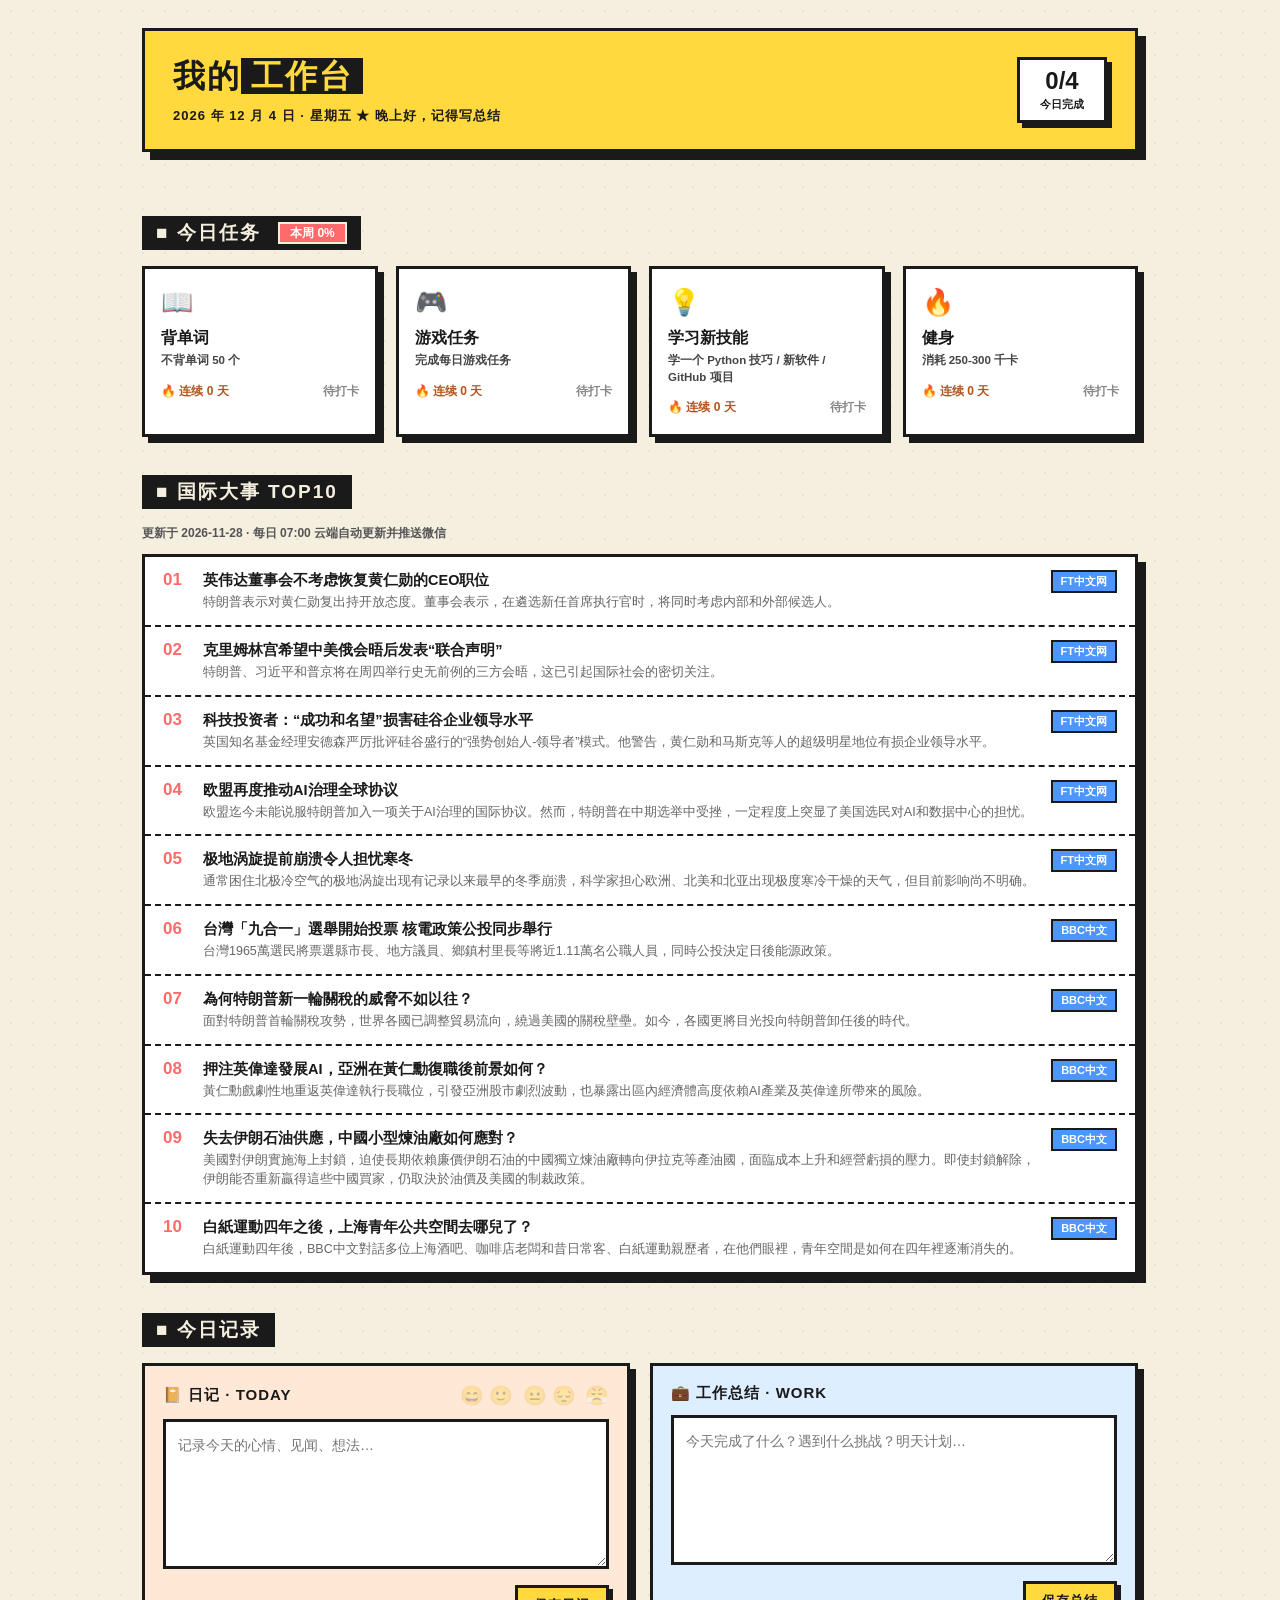
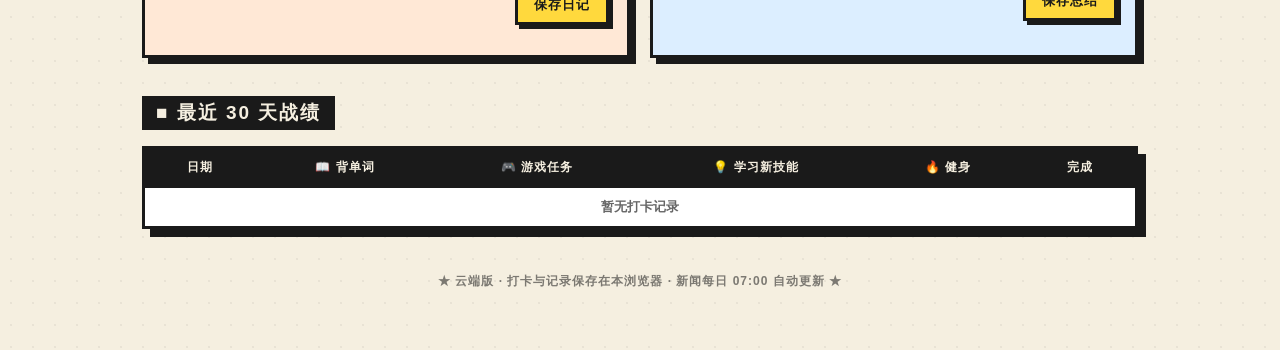
<file: docs/index.html>
<!DOCTYPE html>
<html lang="zh-CN">
<head>
  <meta charset="UTF-8">
  <meta name="viewport" content="width=device-width, initial-scale=1.0">
  <title>我的工作台</title>
  <link rel="stylesheet" href="style.css">
</head>
<body>
  <div class="container">

    <header class="header">
      <div>
        <h1>我的<span>工作台</span></h1>
        <p class="date-line"><span id="todayDate"></span> ★ <span id="greeting"></span></p>
      </div>
      <div class="header-right">
        <div class="score-box">
          <b id="doneCount">0/4</b>
          <small>今日完成</small>
        </div>
      </div>
    </header>

    <section>
      <h2 class="sec-title">■ 今日任务 <span class="badge" id="weekRate">本周 --%</span></h2>
      <div class="task-grid" id="taskGrid"></div>
    </section>

    <section>
      <h2 class="sec-title">■ 国际大事 TOP10</h2>
      <p class="hint" id="newsDate" style="margin-bottom:12px">每日 07:00 由云端自动更新并推送微信</p>
      <div class="news-list" id="newsList"><p class="empty-hint">加载中…</p></div>
    </section>

    <section>
      <h2 class="sec-title">■ 今日记录</h2>
      <div class="two-col">
        <div class="note-panel note-diary">
          <div class="note-head">
            <h3>📔 日记 · TODAY</h3>
            <div class="mood-picker" id="moodPicker">
              <span data-mood="😄">😄</span><span data-mood="🙂">🙂</span>
              <span data-mood="😐">😐</span><span data-mood="😔">😔</span>
              <span data-mood="😤">😤</span>
            </div>
          </div>
          <textarea id="diaryInput" placeholder="记录今天的心情、见闻、想法…"></textarea>
          <div class="note-foot">
            <span class="hint" id="diaryStatus"></span>
            <button class="btn-brutal btn-yellow" id="btnSaveDiary">保存日记</button>
          </div>
          <div class="history" id="diaryHistory"></div>
        </div>
        <div class="note-panel note-work">
          <div class="note-head"><h3>💼 工作总结 · WORK</h3></div>
          <textarea id="summaryInput" placeholder="今天完成了什么？遇到什么挑战？明天计划…"></textarea>
          <div class="note-foot">
            <span class="hint" id="summaryStatus"></span>
            <button class="btn-brutal btn-yellow" id="btnSaveSummary">保存总结</button>
          </div>
          <div class="history" id="summaryHistory"></div>
        </div>
      </div>
    </section>

    <section>
      <h2 class="sec-title">■ 最近 30 天战绩</h2>
      <div class="stats-wrap"><table class="stats-table" id="statsTable"></table></div>
    </section>

    <footer class="footer">★ 云端版 · 打卡与记录保存在本浏览器 · 新闻每日 07:00 自动更新 ★</footer>
  </div>

  <!-- 打卡备注弹窗 -->
  <div class="modal-mask" id="noteModal" style="display:none">
    <div class="modal">
      <h3 id="noteModalTitle">打卡备注</h3>
      <input type="text" id="noteInput" placeholder="备注（如：学了 Flask、跑了 5 公里）">
      <div class="cal-row" id="calRow" style="display:none">
        <label>消耗热量（千卡）：</label>
        <input type="number" id="calInput" placeholder="250-300" min="0">
      </div>
      <div class="modal-actions">
        <button class="btn-brutal btn-white" id="noteCancel">取消</button>
        <button class="btn-brutal btn-green" id="noteConfirm">确认打卡!</button>
      </div>
    </div>
  </div>

  <div class="toast" id="toast"></div>
  <script src="app.js"></script>
</body>
</html>
</file>
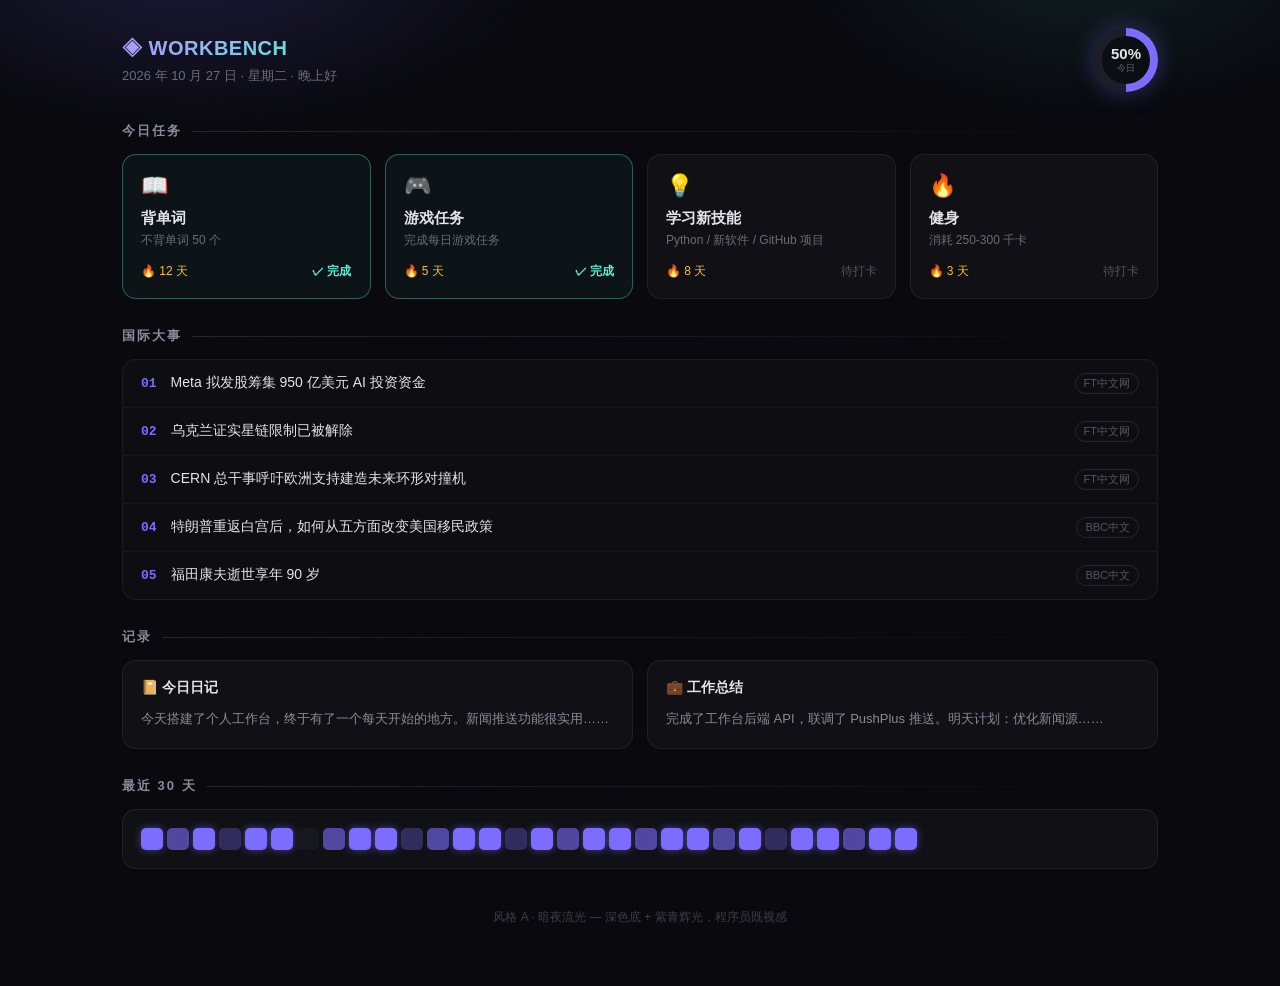
<file: static/preview/style-a.html>
<!DOCTYPE html>
<html lang="zh-CN">
<head>
<meta charset="UTF-8">
<title>风格 A · 暗夜流光</title>
<style>
  * { margin:0; padding:0; box-sizing:border-box; }
  body {
    font-family: -apple-system, "PingFang SC", "Microsoft YaHei", sans-serif;
    background: #09090e;
    color: #e4e4ea;
    min-height: 100vh;
  }
  /* 顶部氛围光 */
  body::before {
    content:""; position:fixed; inset:0; pointer-events:none; z-index:0;
    background:
      radial-gradient(600px 300px at 15% -5%, rgba(124,108,255,.18), transparent 60%),
      radial-gradient(500px 280px at 85% -5%, rgba(94,234,212,.10), transparent 60%);
  }
  .wrap { max-width:1080px; margin:0 auto; padding:28px 22px 60px; position:relative; z-index:1; }

  header { display:flex; justify-content:space-between; align-items:center; margin-bottom:30px; }
  .logo { font-size:20px; font-weight:700; letter-spacing:.5px;
    background:linear-gradient(90deg,#a89bff,#5eead4); -webkit-background-clip:text; background-clip:text; color:transparent; }
  .date { color:#6b6b7b; font-size:13px; margin-top:5px; }
  .ring { width:64px; height:64px; border-radius:50%; display:flex; flex-direction:column;
    align-items:center; justify-content:center; font-weight:700; font-size:15px;
    background:conic-gradient(#7c6cff 0 50%, #1e1e28 50% 100%);
    box-shadow:0 0 24px rgba(124,108,255,.35); }
  .ring::before { content:""; position:absolute; width:48px; height:48px; border-radius:50%; background:#0d0d14; }
  .ring span, .ring small { position:relative; }
  .ring small { font-size:9px; color:#6b6b7b; font-weight:400; }

  h2 { font-size:13px; text-transform:uppercase; letter-spacing:2px; color:#8a8a9b;
    margin:28px 0 14px; display:flex; align-items:center; gap:10px; font-weight:600; }
  h2::after { content:""; flex:1; height:1px; background:linear-gradient(90deg,#262632,transparent); }

  .tasks { display:grid; grid-template-columns:repeat(4,1fr); gap:14px; }
  .task {
    background:rgba(255,255,255,.03); border:1px solid rgba(255,255,255,.07);
    border-radius:14px; padding:18px; cursor:pointer; transition:.25s;
  }
  .task:hover { border-color:rgba(124,108,255,.5); transform:translateY(-2px);
    box-shadow:0 8px 30px rgba(124,108,255,.15); }
  .task.done { border-color:rgba(94,234,212,.35); background:rgba(94,234,212,.05); }
  .task .ico { font-size:22px; }
  .task .name { font-weight:600; margin:10px 0 3px; font-size:15px; }
  .task .desc { font-size:12px; color:#6b6b7b; line-height:1.5; }
  .task .foot { display:flex; justify-content:space-between; margin-top:14px; font-size:12px; }
  .streak { color:#fbbf24; }
  .done-tag { color:#5eead4; font-weight:600; }
  .todo-tag { color:#55555f; }

  .news { background:rgba(255,255,255,.02); border:1px solid rgba(255,255,255,.06);
    border-radius:14px; overflow:hidden; }
  .news-item { display:flex; gap:14px; padding:13px 18px; border-bottom:1px solid rgba(255,255,255,.04); font-size:14px; align-items:baseline; }
  .news-item:last-child { border:none; }
  .news-item:hover { background:rgba(124,108,255,.05); }
  .idx { color:#7c6cff; font-weight:700; font-family:monospace; font-size:13px; }
  .src { margin-left:auto; font-size:11px; color:#55555f; border:1px solid #262632;
    padding:2px 8px; border-radius:99px; white-space:nowrap; }

  .cols { display:grid; grid-template-columns:1fr 1fr; gap:14px; }
  .panel { background:rgba(255,255,255,.03); border:1px solid rgba(255,255,255,.07);
    border-radius:14px; padding:18px; }
  .panel h3 { font-size:14px; margin-bottom:10px; }
  .fake-text { font-size:13px; color:#8a8a9b; line-height:1.8; }

  .heat { display:flex; gap:4px; flex-wrap:wrap; }
  .cell { width:22px; height:22px; border-radius:5px; background:#17171f; }
  .cell.l1 { background:rgba(124,108,255,.3); }
  .cell.l2 { background:rgba(124,108,255,.6); }
  .cell.l3 { background:#7c6cff; box-shadow:0 0 8px rgba(124,108,255,.5); }

  .tag-line { text-align:center; color:#3d3d4a; font-size:12px; margin-top:40px; }
  @media (max-width:800px){ .tasks{grid-template-columns:repeat(2,1fr);} .cols{grid-template-columns:1fr;} }
</style>
</head>
<body>
<div class="wrap">
  <header>
    <div>
      <div class="logo">◈ WORKBENCH</div>
      <div class="date">2026 年 10 月 27 日 · 星期二 · 晚上好</div>
    </div>
    <div class="ring"><span>50%</span><small>今日</small></div>
  </header>

  <h2>今日任务</h2>
  <div class="tasks">
    <div class="task done"><div class="ico">📖</div><div class="name">背单词</div><div class="desc">不背单词 50 个</div>
      <div class="foot"><span class="streak">🔥 12 天</span><span class="done-tag">✓ 完成</span></div></div>
    <div class="task done"><div class="ico">🎮</div><div class="name">游戏任务</div><div class="desc">完成每日游戏任务</div>
      <div class="foot"><span class="streak">🔥 5 天</span><span class="done-tag">✓ 完成</span></div></div>
    <div class="task"><div class="ico">💡</div><div class="name">学习新技能</div><div class="desc">Python / 新软件 / GitHub 项目</div>
      <div class="foot"><span class="streak">🔥 8 天</span><span class="todo-tag">待打卡</span></div></div>
    <div class="task"><div class="ico">🔥</div><div class="name">健身</div><div class="desc">消耗 250-300 千卡</div>
      <div class="foot"><span class="streak">🔥 3 天</span><span class="todo-tag">待打卡</span></div></div>
  </div>

  <h2>国际大事</h2>
  <div class="news">
    <div class="news-item"><span class="idx">01</span>Meta 拟发股筹集 950 亿美元 AI 投资资金<span class="src">FT中文网</span></div>
    <div class="news-item"><span class="idx">02</span>乌克兰证实星链限制已被解除<span class="src">FT中文网</span></div>
    <div class="news-item"><span class="idx">03</span>CERN 总干事呼吁欧洲支持建造未来环形对撞机<span class="src">FT中文网</span></div>
    <div class="news-item"><span class="idx">04</span>特朗普重返白宫后，如何从五方面改变美国移民政策<span class="src">BBC中文</span></div>
    <div class="news-item"><span class="idx">05</span>福田康夫逝世享年 90 岁<span class="src">BBC中文</span></div>
  </div>

  <h2>记录</h2>
  <div class="cols">
    <div class="panel"><h3>📔 今日日记</h3><p class="fake-text">今天搭建了个人工作台，终于有了一个每天开始的地方。新闻推送功能很实用……</p></div>
    <div class="panel"><h3>💼 工作总结</h3><p class="fake-text">完成了工作台后端 API，联调了 PushPlus 推送。明天计划：优化新闻源……</p></div>
  </div>

  <h2>最近 30 天</h2>
  <div class="panel"><div class="heat">
    <div class="cell l3"></div><div class="cell l2"></div><div class="cell l3"></div><div class="cell l1"></div><div class="cell l3"></div><div class="cell l3"></div><div class="cell"></div>
    <div class="cell l2"></div><div class="cell l3"></div><div class="cell l3"></div><div class="cell l1"></div><div class="cell l2"></div><div class="cell l3"></div><div class="cell l3"></div>
    <div class="cell l1"></div><div class="cell l3"></div><div class="cell l2"></div><div class="cell l3"></div><div class="cell l3"></div><div class="cell l2"></div><div class="cell l3"></div>
    <div class="cell l3"></div><div class="cell l2"></div><div class="cell l3"></div><div class="cell l1"></div><div class="cell l3"></div><div class="cell l3"></div><div class="cell l2"></div>
    <div class="cell l3"></div><div class="cell l3"></div>
  </div></div>

  <p class="tag-line">风格 A · 暗夜流光 — 深色底 + 紫青辉光，程序员既视感</p>
</div>
</body>
</html>
</file>
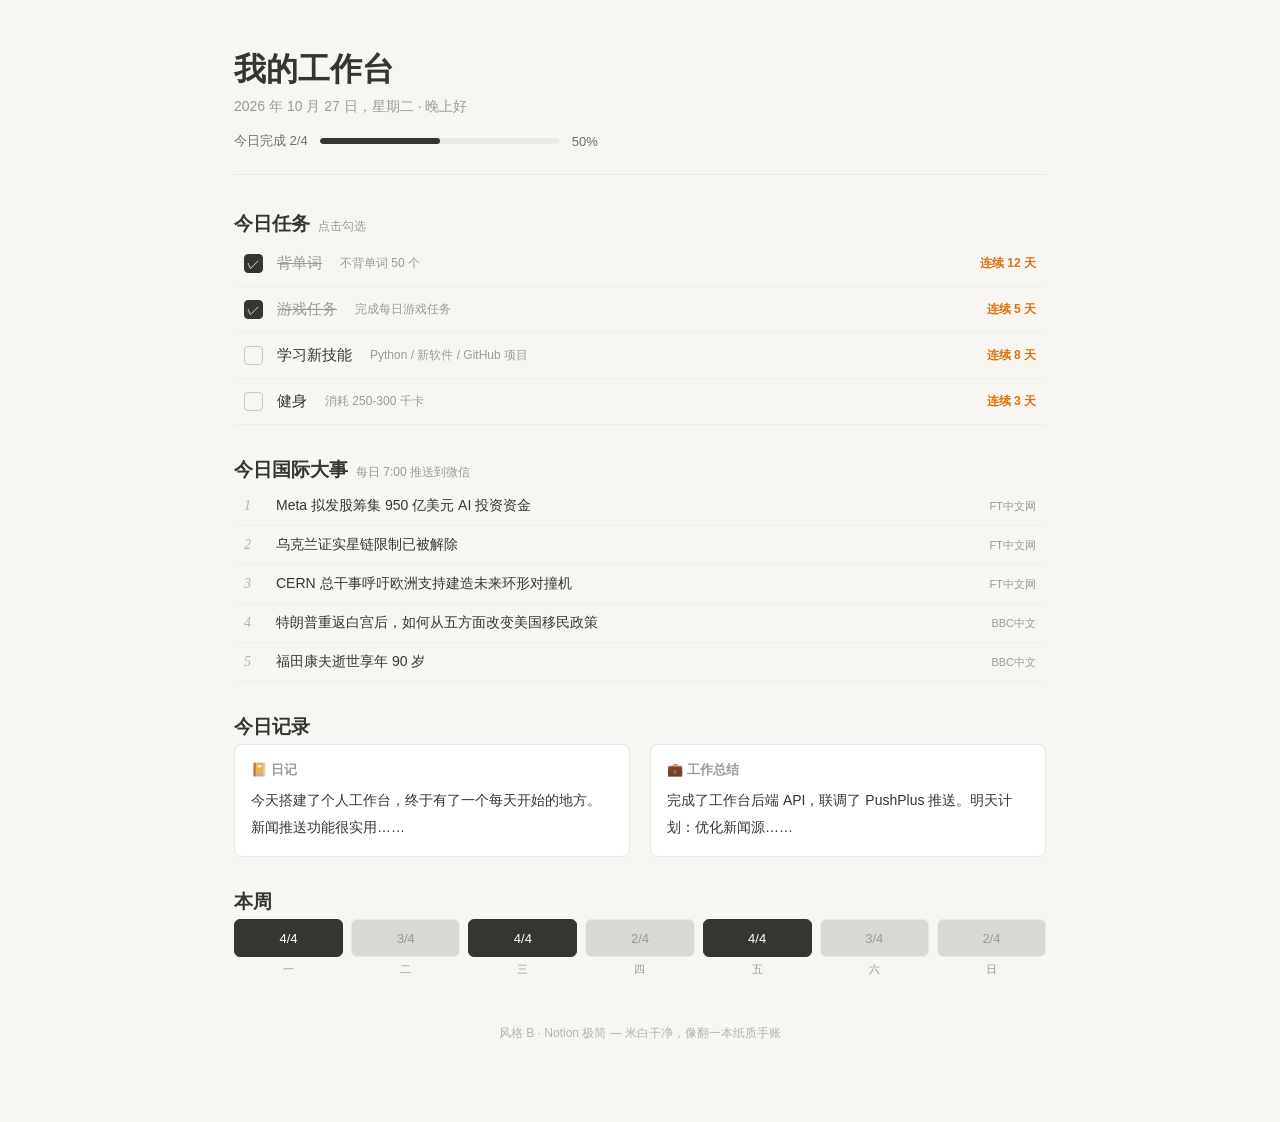
<file: static/preview/style-b.html>
<!DOCTYPE html>
<html lang="zh-CN">
<head>
<meta charset="UTF-8">
<title>风格 B · Notion 极简</title>
<style>
  * { margin:0; padding:0; box-sizing:border-box; }
  body {
    font-family: "PingFang SC", "Microsoft YaHei", -apple-system, sans-serif;
    background: #f7f6f3; color: #37352f; min-height:100vh;
  }
  .wrap { max-width:860px; margin:0 auto; padding:48px 24px 80px; }

  header { margin-bottom:36px; border-bottom:1px solid #e9e9e7; padding-bottom:24px; }
  h1 { font-family: Georgia, "Songti SC", serif; font-size:32px; font-weight:700; margin-bottom:6px; }
  .date { color:#9b9a97; font-size:14px; }
  .progress-line { display:flex; align-items:center; gap:12px; margin-top:16px; font-size:13px; color:#6f6e69; }
  .bar { flex:1; max-width:240px; height:6px; background:#e9e9e7; border-radius:99px; overflow:hidden; }
  .bar i { display:block; height:100%; width:50%; background:#37352f; border-radius:99px; }

  h2 { font-family: Georgia, "Songti SC", serif; font-size:19px; margin:32px 0 4px; display:flex; align-items:baseline; gap:8px; }
  h2 .hint { font-family:"PingFang SC",sans-serif; font-size:12px; color:#9b9a97; font-weight:400; }

  .task {
    display:flex; align-items:center; gap:14px; padding:13px 10px;
    border-bottom:1px solid #f0efed; cursor:pointer; transition:background .15s;
  }
  .task:hover { background:#f1f1ef; border-radius:6px; }
  .checkbox {
    width:19px; height:19px; border:1.5px solid #c9c8c4; border-radius:4px; flex-shrink:0;
    display:flex; align-items:center; justify-content:center; font-size:13px; color:#fff;
  }
  .task.done .checkbox { background:#37352f; border-color:#37352f; }
  .task .name { font-size:15px; font-weight:500; }
  .task.done .name { color:#9b9a97; text-decoration:line-through; }
  .task .desc { font-size:12px; color:#9b9a97; margin-left:4px; }
  .task .meta { margin-left:auto; font-size:12px; color:#b4b3af; }
  .task .meta b { color:#d9730d; font-weight:600; }

  .news-item { display:flex; gap:12px; padding:10px; border-bottom:1px solid #f0efed; font-size:14px; align-items:baseline; }
  .news-item:hover { background:#f1f1ef; border-radius:6px; }
  .idx { color:#b4b3af; font-family:Georgia,serif; font-style:italic; min-width:20px; }
  .src { margin-left:auto; font-size:11px; color:#9b9a97; }

  .cols { display:grid; grid-template-columns:1fr 1fr; gap:20px; }
  .note-box { border:1px solid #e9e9e7; border-radius:8px; padding:16px; background:#fff; }
  .note-box h3 { font-size:13px; color:#9b9a97; font-weight:600; margin-bottom:8px; }
  .note-box p { font-size:14px; line-height:1.9; color:#37352f; }

  .week { display:flex; gap:8px; }
  .day { flex:1; text-align:center; font-size:11px; color:#9b9a97; }
  .day .box { height:38px; border:1px solid #e9e9e7; border-radius:6px; margin-bottom:5px;
    display:flex; align-items:center; justify-content:center; font-size:13px; background:#fff; }
  .day .box.full { background:#37352f; color:#fff; border-color:#37352f; }
  .day .box.half { background:#d9d8d4; }

  .tag-line { text-align:center; color:#b4b3af; font-size:12px; margin-top:48px; }
  @media (max-width:700px){ .cols{grid-template-columns:1fr;} }
</style>
</head>
<body>
<div class="wrap">
  <header>
    <h1>我的工作台</h1>
    <div class="date">2026 年 10 月 27 日，星期二 · 晚上好</div>
    <div class="progress-line">
      <span>今日完成 2/4</span>
      <div class="bar"><i></i></div>
      <span>50%</span>
    </div>
  </header>

  <h2>今日任务 <span class="hint">点击勾选</span></h2>
  <div>
    <div class="task done"><span class="checkbox">✓</span><span class="name">背单词</span><span class="desc">不背单词 50 个</span><span class="meta"><b>连续 12 天</b></span></div>
    <div class="task done"><span class="checkbox">✓</span><span class="name">游戏任务</span><span class="desc">完成每日游戏任务</span><span class="meta"><b>连续 5 天</b></span></div>
    <div class="task"><span class="checkbox"></span><span class="name">学习新技能</span><span class="desc">Python / 新软件 / GitHub 项目</span><span class="meta"><b>连续 8 天</b></span></div>
    <div class="task"><span class="checkbox"></span><span class="name">健身</span><span class="desc">消耗 250-300 千卡</span><span class="meta"><b>连续 3 天</b></span></div>
  </div>

  <h2>今日国际大事 <span class="hint">每日 7:00 推送到微信</span></h2>
  <div>
    <div class="news-item"><span class="idx">1</span>Meta 拟发股筹集 950 亿美元 AI 投资资金<span class="src">FT中文网</span></div>
    <div class="news-item"><span class="idx">2</span>乌克兰证实星链限制已被解除<span class="src">FT中文网</span></div>
    <div class="news-item"><span class="idx">3</span>CERN 总干事呼吁欧洲支持建造未来环形对撞机<span class="src">FT中文网</span></div>
    <div class="news-item"><span class="idx">4</span>特朗普重返白宫后，如何从五方面改变美国移民政策<span class="src">BBC中文</span></div>
    <div class="news-item"><span class="idx">5</span>福田康夫逝世享年 90 岁<span class="src">BBC中文</span></div>
  </div>

  <h2>今日记录</h2>
  <div class="cols">
    <div class="note-box"><h3>📔 日记</h3><p>今天搭建了个人工作台，终于有了一个每天开始的地方。新闻推送功能很实用……</p></div>
    <div class="note-box"><h3>💼 工作总结</h3><p>完成了工作台后端 API，联调了 PushPlus 推送。明天计划：优化新闻源……</p></div>
  </div>

  <h2>本周</h2>
  <div class="week">
    <div class="day"><div class="box full">4/4</div>一</div>
    <div class="day"><div class="box half">3/4</div>二</div>
    <div class="day"><div class="box full">4/4</div>三</div>
    <div class="day"><div class="box half">2/4</div>四</div>
    <div class="day"><div class="box full">4/4</div>五</div>
    <div class="day"><div class="box half">3/4</div>六</div>
    <div class="day"><div class="box half">2/4</div>日</div>
  </div>

  <p class="tag-line">风格 B · Notion 极简 — 米白干净，像翻一本纸质手账</p>
</div>
</body>
</html>
</file>
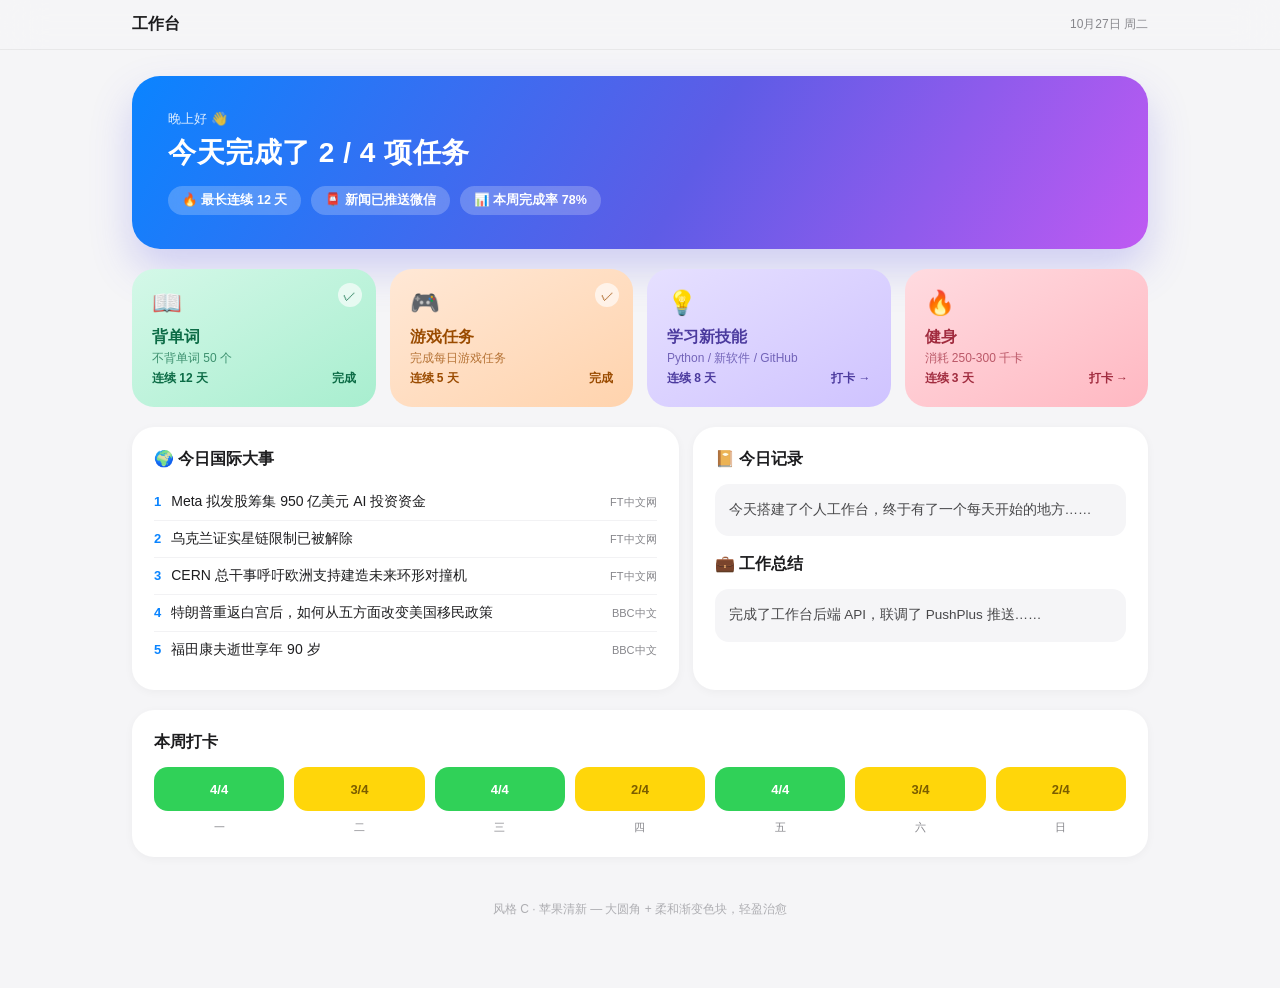
<file: static/preview/style-c.html>
<!DOCTYPE html>
<html lang="zh-CN">
<head>
<meta charset="UTF-8">
<title>风格 C · 苹果清新</title>
<style>
  * { margin:0; padding:0; box-sizing:border-box; }
  body {
    font-family: -apple-system, "PingFang SC", "Microsoft YaHei", sans-serif;
    background:#f5f5f7; color:#1d1d1f; min-height:100vh;
  }
  .nav {
    position:sticky; top:0; z-index:10; backdrop-filter:blur(20px);
    background:rgba(245,245,247,.72); border-bottom:1px solid rgba(0,0,0,.06);
  }
  .nav-inner { max-width:1060px; margin:0 auto; padding:14px 22px; display:flex; align-items:center; justify-content:space-between; }
  .nav b { font-size:16px; }
  .nav span { font-size:12px; color:#86868b; }

  .wrap { max-width:1060px; margin:0 auto; padding:26px 22px 70px; }

  .hero {
    border-radius:28px; padding:34px 36px; color:#fff; margin-bottom:20px;
    background:linear-gradient(120deg,#0a84ff,#5e5ce6 55%,#bf5af2);
    box-shadow:0 20px 40px rgba(94,92,230,.25);
  }
  .hero .hi { font-size:13px; opacity:.85; }
  .hero h1 { font-size:28px; margin:6px 0 14px; letter-spacing:.5px; }
  .hero .pills { display:flex; gap:10px; flex-wrap:wrap; }
  .pill { background:rgba(255,255,255,.22); backdrop-filter:blur(8px); padding:6px 14px;
    border-radius:99px; font-size:12.5px; font-weight:600; }

  .grid { display:grid; grid-template-columns:repeat(4,1fr); gap:14px; margin-bottom:20px; }
  .tile {
    border-radius:22px; padding:20px; min-height:138px; cursor:pointer;
    display:flex; flex-direction:column; transition:transform .18s, box-shadow .18s;
    position:relative; overflow:hidden;
  }
  .tile:hover { transform:scale(1.025); box-shadow:0 14px 30px rgba(0,0,0,.1); }
  .tile .ico { font-size:24px; }
  .tile .name { font-weight:700; font-size:15.5px; margin-top:10px; }
  .tile .desc { font-size:12px; opacity:.72; margin-top:2px; }
  .tile .foot { margin-top:auto; font-size:12px; font-weight:600; display:flex; justify-content:space-between; }
  .t1 { background:linear-gradient(150deg,#d4f8e8,#a8eecf); color:#0b6b45; }
  .t2 { background:linear-gradient(150deg,#ffe8d6,#ffd3ad); color:#9a4b00; }
  .t3 { background:linear-gradient(150deg,#e6e0ff,#cfc3ff); color:#4b3a9e; }
  .t4 { background:linear-gradient(150deg,#ffdbe0,#ffb8c2); color:#a12c3f; }
  .tile .check { position:absolute; top:14px; right:14px; width:24px; height:24px; border-radius:50%;
    background:rgba(255,255,255,.65); display:flex; align-items:center; justify-content:center; font-size:13px; }

  .row { display:grid; grid-template-columns:1.2fr 1fr; gap:14px; margin-bottom:20px; }
  .card { background:#fff; border-radius:22px; padding:22px; box-shadow:0 2px 10px rgba(0,0,0,.04); }
  .card h3 { font-size:16px; margin-bottom:14px; }
  .news-item { display:flex; gap:10px; padding:9px 0; border-bottom:1px solid #f2f2f4; font-size:14px; align-items:baseline; }
  .news-item:last-child { border:none; }
  .idx { color:#0a84ff; font-weight:700; font-size:13px; }
  .src { margin-left:auto; font-size:11px; color:#86868b; white-space:nowrap; }

  .note { font-size:13.5px; color:#48484a; line-height:1.8; background:#f5f5f7;
    border-radius:14px; padding:14px; margin-top:10px; }

  .week { display:flex; gap:10px; }
  .day { flex:1; text-align:center; }
  .day .c { height:44px; border-radius:14px; display:flex; align-items:center; justify-content:center;
    font-weight:700; font-size:13px; background:#f5f5f7; color:#86868b; margin-bottom:6px; }
  .day .c.full { background:#30d158; color:#fff; }
  .day .c.half { background:#ffd60a; color:#7a5c00; }
  .day small { font-size:11px; color:#86868b; }

  .tag-line { text-align:center; color:#aeaeb2; font-size:12px; margin-top:44px; }
  @media (max-width:820px){ .grid{grid-template-columns:repeat(2,1fr);} .row{grid-template-columns:1fr;} }
</style>
</head>
<body>
<div class="nav"><div class="nav-inner"><b>工作台</b><span>10月27日 周二</span></div></div>
<div class="wrap">
  <div class="hero">
    <div class="hi">晚上好 👋</div>
    <h1>今天完成了 2 / 4 项任务</h1>
    <div class="pills"><span class="pill">🔥 最长连续 12 天</span><span class="pill">📮 新闻已推送微信</span><span class="pill">📊 本周完成率 78%</span></div>
  </div>

  <div class="grid">
    <div class="tile t1"><span class="check">✓</span><div class="ico">📖</div><div class="name">背单词</div><div class="desc">不背单词 50 个</div>
      <div class="foot"><span>连续 12 天</span><span>完成</span></div></div>
    <div class="tile t2"><span class="check">✓</span><div class="ico">🎮</div><div class="name">游戏任务</div><div class="desc">完成每日游戏任务</div>
      <div class="foot"><span>连续 5 天</span><span>完成</span></div></div>
    <div class="tile t3"><div class="ico">💡</div><div class="name">学习新技能</div><div class="desc">Python / 新软件 / GitHub</div>
      <div class="foot"><span>连续 8 天</span><span>打卡 →</span></div></div>
    <div class="tile t4"><div class="ico">🔥</div><div class="name">健身</div><div class="desc">消耗 250-300 千卡</div>
      <div class="foot"><span>连续 3 天</span><span>打卡 →</span></div></div>
  </div>

  <div class="row">
    <div class="card">
      <h3>🌍 今日国际大事</h3>
      <div class="news-item"><span class="idx">1</span>Meta 拟发股筹集 950 亿美元 AI 投资资金<span class="src">FT中文网</span></div>
      <div class="news-item"><span class="idx">2</span>乌克兰证实星链限制已被解除<span class="src">FT中文网</span></div>
      <div class="news-item"><span class="idx">3</span>CERN 总干事呼吁欧洲支持建造未来环形对撞机<span class="src">FT中文网</span></div>
      <div class="news-item"><span class="idx">4</span>特朗普重返白宫后，如何从五方面改变美国移民政策<span class="src">BBC中文</span></div>
      <div class="news-item"><span class="idx">5</span>福田康夫逝世享年 90 岁<span class="src">BBC中文</span></div>
    </div>
    <div class="card">
      <h3>📔 今日记录</h3>
      <div class="note">今天搭建了个人工作台，终于有了一个每天开始的地方……</div>
      <h3 style="margin-top:18px">💼 工作总结</h3>
      <div class="note">完成了工作台后端 API，联调了 PushPlus 推送……</div>
    </div>
  </div>

  <div class="card">
    <h3>本周打卡</h3>
    <div class="week">
      <div class="day"><div class="c full">4/4</div><small>一</small></div>
      <div class="day"><div class="c half">3/4</div><small>二</small></div>
      <div class="day"><div class="c full">4/4</div><small>三</small></div>
      <div class="day"><div class="c half">2/4</div><small>四</small></div>
      <div class="day"><div class="c full">4/4</div><small>五</small></div>
      <div class="day"><div class="c half">3/4</div><small>六</small></div>
      <div class="day"><div class="c half">2/4</div><small>日</small></div>
    </div>
  </div>

  <p class="tag-line">风格 C · 苹果清新 — 大圆角 + 柔和渐变色块，轻盈治愈</p>
</div>
</body>
</html>
</file>
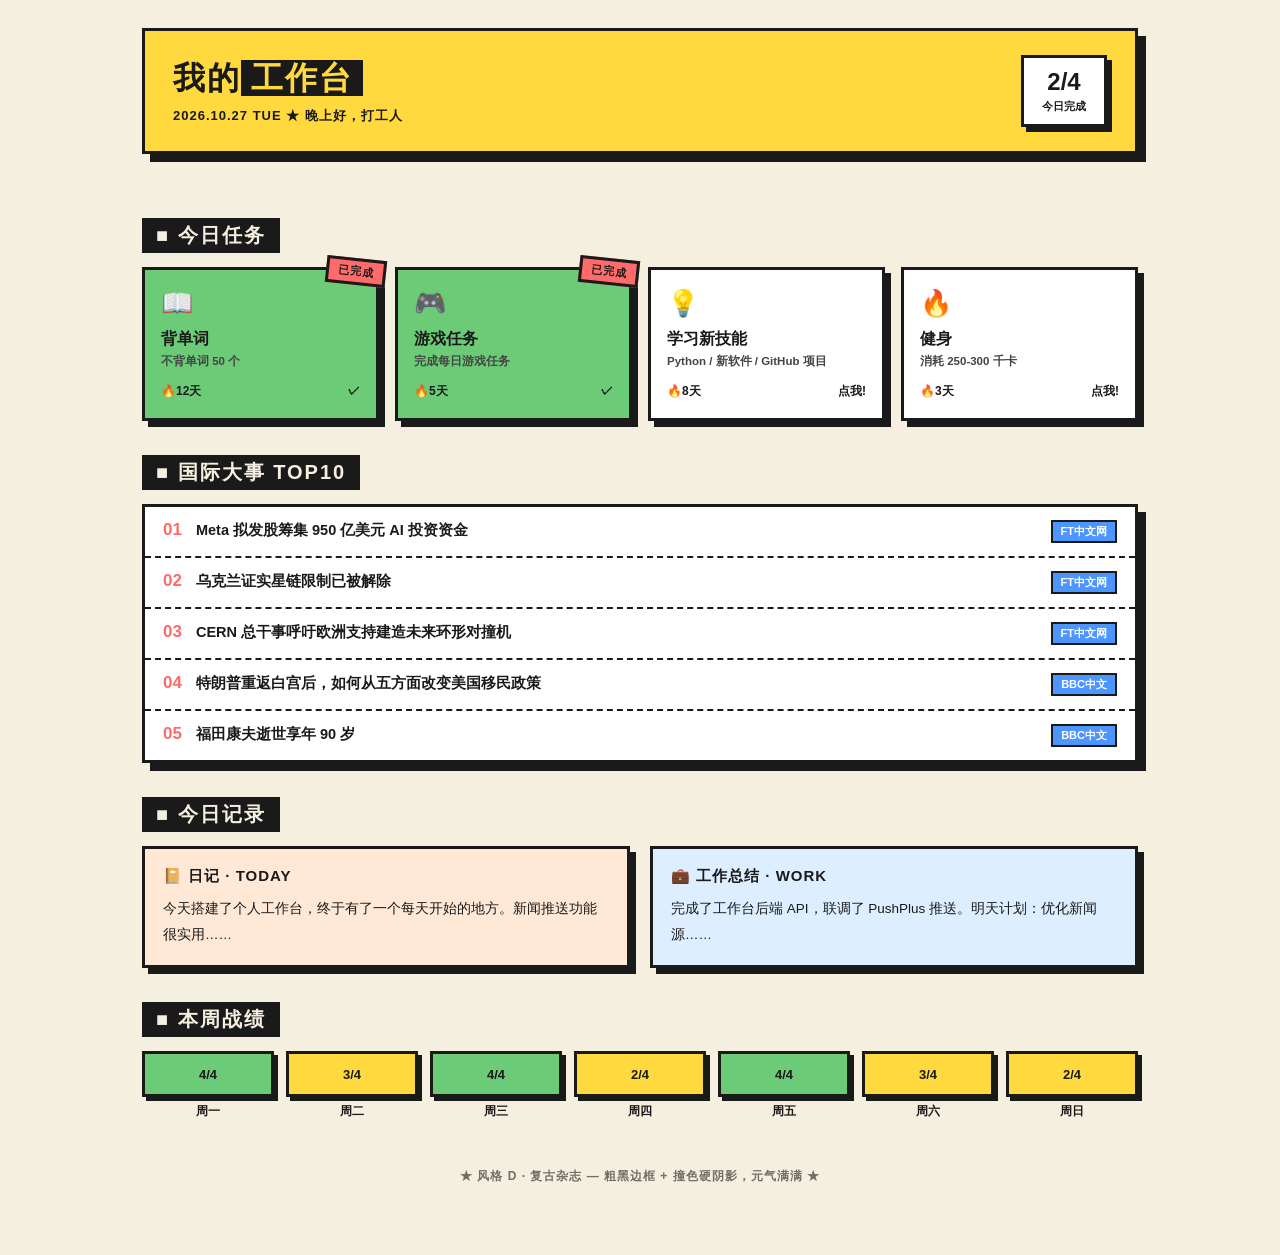
<file: static/preview/style-d.html>
<!DOCTYPE html>
<html lang="zh-CN">
<head>
<meta charset="UTF-8">
<title>风格 D · 复古杂志</title>
<style>
  * { margin:0; padding:0; box-sizing:border-box; }
  body {
    font-family: "PingFang SC", "Microsoft YaHei", sans-serif;
    background:#f5efe0; color:#1a1a1a; min-height:100vh;
  }
  .wrap { max-width:1040px; margin:0 auto; padding:28px 22px 70px; }

  header {
    border:3px solid #1a1a1a; background:#ffd93d; padding:24px 28px;
    box-shadow:8px 8px 0 #1a1a1a; margin-bottom:30px;
    display:flex; justify-content:space-between; align-items:center; flex-wrap:wrap; gap:14px;
  }
  h1 { font-size:32px; font-weight:900; letter-spacing:2px; }
  h1 span { background:#1a1a1a; color:#ffd93d; padding:0 10px; }
  .date { font-weight:700; font-size:13px; margin-top:6px; letter-spacing:1px; }
  .score { border:3px solid #1a1a1a; background:#fff; padding:10px 18px; text-align:center;
    box-shadow:5px 5px 0 #1a1a1a; }
  .score b { font-size:24px; display:block; }
  .score small { font-size:11px; font-weight:700; }

  h2 {
    font-size:20px; font-weight:900; margin:34px 0 14px; display:inline-block;
    background:#1a1a1a; color:#f5efe0; padding:4px 14px; letter-spacing:2px;
  }

  .tasks { display:grid; grid-template-columns:repeat(4,1fr); gap:16px; }
  .task {
    border:3px solid #1a1a1a; padding:18px 16px; cursor:pointer; background:#fff;
    box-shadow:6px 6px 0 #1a1a1a; transition:.15s; position:relative;
  }
  .task:hover { transform:translate(-2px,-2px); box-shadow:8px 8px 0 #1a1a1a; }
  .task:active { transform:translate(3px,3px); box-shadow:3px 3px 0 #1a1a1a; }
  .task.done { background:#6bcb77; }
  .task.done * { color:#1a1a1a; }
  .task .ico { font-size:26px; }
  .task .name { font-weight:900; font-size:16px; margin:10px 0 3px; }
  .task .desc { font-size:11.5px; font-weight:600; color:#444; line-height:1.4; }
  .task .foot { margin-top:14px; font-size:12px; font-weight:800; display:flex; justify-content:space-between; }
  .stamp {
    position:absolute; top:-12px; right:-10px; background:#ff6b6b; border:3px solid #1a1a1a;
    font-size:11px; font-weight:900; padding:3px 9px; transform:rotate(6deg); letter-spacing:1px;
  }

  .news { border:3px solid #1a1a1a; background:#fff; box-shadow:8px 8px 0 #1a1a1a; }
  .news-item { display:flex; gap:14px; padding:13px 18px; border-bottom:2px dashed #1a1a1a;
    font-size:14.5px; font-weight:600; align-items:baseline; }
  .news-item:last-child { border:none; }
  .news-item:hover { background:#fff3b8; }
  .idx { font-weight:900; font-size:17px; color:#ff6b6b; }
  .src { margin-left:auto; font-size:11px; font-weight:800; background:#4d96ff; color:#fff;
    border:2px solid #1a1a1a; padding:2px 8px; white-space:nowrap; }

  .cols { display:grid; grid-template-columns:1fr 1fr; gap:20px; }
  .note { border:3px solid #1a1a1a; background:#fff; box-shadow:6px 6px 0 #1a1a1a; padding:18px; }
  .note h3 { font-size:15px; font-weight:900; margin-bottom:10px; letter-spacing:1px; }
  .note p { font-size:13.5px; line-height:1.9; font-weight:500; }
  .note.diary { background:#ffe8d6; }
  .note.work { background:#dceeff; }

  .week { display:flex; gap:12px; }
  .day { flex:1; text-align:center; font-size:12px; font-weight:800; }
  .day .box { height:46px; border:3px solid #1a1a1a; display:flex; align-items:center; justify-content:center;
    font-weight:900; background:#fff; box-shadow:4px 4px 0 #1a1a1a; margin-bottom:6px; font-size:13px; }
  .day .box.full { background:#6bcb77; }
  .day .box.half { background:#ffd93d; }

  .tag-line { text-align:center; font-size:12px; font-weight:700; color:#1a1a1a; margin-top:48px;
    letter-spacing:1px; opacity:.6; }
  @media (max-width:820px){ .tasks{grid-template-columns:repeat(2,1fr);} .cols{grid-template-columns:1fr;} }
</style>
</head>
<body>
<div class="wrap">
  <header>
    <div>
      <h1>我的<span>工作台</span></h1>
      <div class="date">2026.10.27 TUE ★ 晚上好，打工人</div>
    </div>
    <div class="score"><b>2/4</b><small>今日完成</small></div>
  </header>

  <h2>■ 今日任务</h2>
  <div class="tasks">
    <div class="task done"><span class="stamp">已完成</span><div class="ico">📖</div><div class="name">背单词</div><div class="desc">不背单词 50 个</div>
      <div class="foot"><span>🔥12天</span><span>✓</span></div></div>
    <div class="task done"><span class="stamp">已完成</span><div class="ico">🎮</div><div class="name">游戏任务</div><div class="desc">完成每日游戏任务</div>
      <div class="foot"><span>🔥5天</span><span>✓</span></div></div>
    <div class="task"><div class="ico">💡</div><div class="name">学习新技能</div><div class="desc">Python / 新软件 / GitHub 项目</div>
      <div class="foot"><span>🔥8天</span><span>点我!</span></div></div>
    <div class="task"><div class="ico">🔥</div><div class="name">健身</div><div class="desc">消耗 250-300 千卡</div>
      <div class="foot"><span>🔥3天</span><span>点我!</span></div></div>
  </div>

  <h2>■ 国际大事 TOP10</h2>
  <div class="news">
    <div class="news-item"><span class="idx">01</span>Meta 拟发股筹集 950 亿美元 AI 投资资金<span class="src">FT中文网</span></div>
    <div class="news-item"><span class="idx">02</span>乌克兰证实星链限制已被解除<span class="src">FT中文网</span></div>
    <div class="news-item"><span class="idx">03</span>CERN 总干事呼吁欧洲支持建造未来环形对撞机<span class="src">FT中文网</span></div>
    <div class="news-item"><span class="idx">04</span>特朗普重返白宫后，如何从五方面改变美国移民政策<span class="src">BBC中文</span></div>
    <div class="news-item"><span class="idx">05</span>福田康夫逝世享年 90 岁<span class="src">BBC中文</span></div>
  </div>

  <h2>■ 今日记录</h2>
  <div class="cols">
    <div class="note diary"><h3>📔 日记 · TODAY</h3><p>今天搭建了个人工作台，终于有了一个每天开始的地方。新闻推送功能很实用……</p></div>
    <div class="note work"><h3>💼 工作总结 · WORK</h3><p>完成了工作台后端 API，联调了 PushPlus 推送。明天计划：优化新闻源……</p></div>
  </div>

  <h2>■ 本周战绩</h2>
  <div class="week">
    <div class="day"><div class="box full">4/4</div>周一</div>
    <div class="day"><div class="box half">3/4</div>周二</div>
    <div class="day"><div class="box full">4/4</div>周三</div>
    <div class="day"><div class="box half">2/4</div>周四</div>
    <div class="day"><div class="box full">4/4</div>周五</div>
    <div class="day"><div class="box half">3/4</div>周六</div>
    <div class="day"><div class="box half">2/4</div>周日</div>
  </div>

  <p class="tag-line">★ 风格 D · 复古杂志 — 粗黑边框 + 撞色硬阴影，元气满满 ★</p>
</div>
</body>
</html>
</file>
<file: docs/style.css>
/* ========== 复古杂志风（Neo-Brutalism） ========== */
:root {
  --ink: #1a1a1a;
  --paper: #f5efe0;
  --yellow: #ffd93d;
  --red: #ff6b6b;
  --green: #6bcb77;
  --blue: #4d96ff;
  --cream: #fff;
}

* { margin: 0; padding: 0; box-sizing: border-box; }

body {
  font-family: "PingFang SC", "Microsoft YaHei", sans-serif;
  background: var(--paper);
  background-image: radial-gradient(rgba(26,26,26,.06) 1px, transparent 1px);
  background-size: 22px 22px;
  color: var(--ink);
  min-height: 100vh;
}

.container { max-width: 1040px; margin: 0 auto; padding: 28px 22px 60px; }

section { margin-bottom: 8px; }

/* ---------- 顶部 ---------- */
.header {
  border: 3px solid var(--ink); background: var(--yellow);
  padding: 24px 28px; box-shadow: 8px 8px 0 var(--ink); margin-bottom: 34px;
  display: flex; justify-content: space-between; align-items: center;
  flex-wrap: wrap; gap: 14px;
}
.header h1 { font-size: 32px; font-weight: 900; letter-spacing: 2px; }
.header h1 span { background: var(--ink); color: var(--yellow); padding: 0 10px; }
.date-line { font-weight: 700; font-size: 13px; margin-top: 8px; letter-spacing: 1px; }
.header-right { display: flex; align-items: center; gap: 14px; }

.score-box {
  border: 3px solid var(--ink); background: var(--cream); padding: 8px 20px;
  text-align: center; box-shadow: 5px 5px 0 var(--ink);
}
.score-box b { font-size: 24px; display: block; line-height: 1.1; }
.score-box small { font-size: 11px; font-weight: 700; }

/* ---------- 区块标题 ---------- */
.sec-title {
  font-size: 19px; font-weight: 900; margin: 30px 0 16px; display: inline-block;
  background: var(--ink); color: var(--paper); padding: 4px 14px; letter-spacing: 2px;
}
.sec-title .badge {
  background: var(--red); color: #fff; font-size: 12px; padding: 2px 10px;
  margin-left: 10px; letter-spacing: 0; vertical-align: middle;
  border: 2px solid var(--paper);
}

/* ---------- 按钮 ---------- */
.btn-brutal {
  border: 3px solid var(--ink); font-weight: 900; font-size: 13px;
  padding: 8px 16px; cursor: pointer; letter-spacing: 1px;
  box-shadow: 4px 4px 0 var(--ink); transition: .12s; font-family: inherit;
}
.btn-brutal:hover { transform: translate(-1px,-1px); box-shadow: 5px 5px 0 var(--ink); }
.btn-brutal:active { transform: translate(3px,3px); box-shadow: 1px 1px 0 var(--ink); }
.btn-white { background: var(--cream); color: var(--ink); }
.btn-yellow { background: var(--yellow); color: var(--ink); }
.btn-green { background: var(--green); color: var(--ink); }
.btn-blue { background: var(--blue); color: #fff; }
.btn-red { background: var(--red); color: #fff; }

.toolbar { display: flex; gap: 12px; margin-bottom: 14px; }

/* ---------- 任务卡片 ---------- */
.task-grid { display: grid; grid-template-columns: repeat(auto-fill, minmax(220px, 1fr)); gap: 18px; }
.task-card {
  border: 3px solid var(--ink); padding: 18px 16px; cursor: pointer;
  background: var(--cream); box-shadow: 6px 6px 0 var(--ink);
  transition: .15s; position: relative;
}
.task-card:hover { transform: translate(-2px,-2px); box-shadow: 8px 8px 0 var(--ink); }
.task-card:active { transform: translate(3px,3px); box-shadow: 3px 3px 0 var(--ink); }
.task-card.done { background: var(--green); }
.task-card.done::after {
  content: "已完成"; position: absolute; top: -13px; right: -10px;
  background: var(--red); color: #fff; border: 3px solid var(--ink);
  font-size: 11px; font-weight: 900; padding: 3px 9px; transform: rotate(6deg);
  letter-spacing: 1px;
}
.task-icon { font-size: 26px; }
.task-name { font-weight: 900; font-size: 16px; margin: 10px 0 3px; }
.task-desc { font-size: 11.5px; font-weight: 600; color: #444; line-height: 1.45; }
.task-meta { margin-top: 14px; font-size: 12px; font-weight: 800; display: flex; justify-content: space-between; }
.streak { color: #b3541e; }
.task-card.done .streak { color: var(--ink); }
.task-status { color: #888; }
.task-card.done .task-status { color: var(--ink); }
.task-note {
  font-size: 12px; font-weight: 700; margin-top: 8px; background: rgba(255,255,255,.55);
  border: 2px dashed var(--ink); padding: 4px 8px; word-break: break-all;
}

/* ---------- 新闻 ---------- */
.news-list { border: 3px solid var(--ink); background: var(--cream); box-shadow: 8px 8px 0 var(--ink); }
.news-item {
  display: flex; gap: 14px; padding: 13px 18px; border-bottom: 2px dashed var(--ink);
  font-size: 14.5px; font-weight: 600; align-items: baseline;
}
.news-item:last-child { border-bottom: none; }
.news-item:hover { background: #fff3b8; }
.news-index { font-weight: 900; font-size: 17px; color: var(--red); min-width: 26px; }
.news-body { flex: 1; }
.news-title a { color: inherit; text-decoration: none; }
.news-title a:hover { color: var(--blue); text-decoration: underline; }
.news-summary { font-size: 12.5px; color: #666; font-weight: 500; margin-top: 3px; line-height: 1.5; }
.news-source {
  font-size: 11px; font-weight: 800; background: var(--blue); color: #fff;
  border: 2px solid var(--ink); padding: 2px 8px; white-space: nowrap;
}
.empty-hint { padding: 20px; font-weight: 700; color: #666; }

/* ---------- 日记 / 总结 ---------- */
.two-col { display: grid; grid-template-columns: 1fr 1fr; gap: 20px; }
@media (max-width: 800px) { .two-col { grid-template-columns: 1fr; } }
.note-panel {
  border: 3px solid var(--ink); box-shadow: 6px 6px 0 var(--ink); padding: 18px;
}
.note-diary { background: #ffe8d6; }
.note-work { background: #dceeff; }
.note-head { display: flex; justify-content: space-between; align-items: center; margin-bottom: 12px; }
.note-head h3 { font-size: 15px; font-weight: 900; letter-spacing: 1px; }
.note-panel textarea {
  width: 100%; min-height: 150px; border: 3px solid var(--ink); background: var(--cream);
  padding: 12px; font-size: 14px; font-family: inherit; resize: vertical; line-height: 1.7;
}
.note-panel textarea:focus { outline: none; box-shadow: 4px 4px 0 var(--ink); }
.note-foot { display: flex; justify-content: space-between; align-items: center; margin-top: 12px; }
.hint { font-size: 12px; font-weight: 700; color: #555; }

.mood-picker span {
  font-size: 19px; cursor: pointer; opacity: .3; transition: .15s; margin-left: 5px;
}
.mood-picker span:hover { opacity: .8; }
.mood-picker span.active { opacity: 1; transform: scale(1.25) rotate(-8deg); }

.history { margin-top: 12px; max-height: 130px; overflow-y: auto; }
.history-item {
  font-size: 12px; font-weight: 600; color: #444; padding: 5px 0;
  border-top: 2px dashed rgba(26,26,26,.3); cursor: pointer;
}
.history-item:hover { color: var(--blue); }
.history-item b { color: var(--ink); margin-right: 6px; }

/* ---------- 统计表 ---------- */
.stats-wrap {
  border: 3px solid var(--ink); background: var(--cream);
  box-shadow: 8px 8px 0 var(--ink); overflow-x: auto;
}
.stats-table { width: 100%; border-collapse: collapse; font-size: 13px; }
.stats-table th, .stats-table td {
  padding: 10px 14px; text-align: center; border-bottom: 2px solid var(--ink); font-weight: 700;
}
.stats-table th { background: var(--ink); color: var(--paper); font-size: 12px; letter-spacing: 1px; }
.stats-table tr:last-child td { border-bottom: none; }
.stats-table tr:hover td { background: #fff3b8; }
.dot { display: inline-block; width: 13px; height: 13px; border: 2px solid var(--ink); background: var(--cream); }
.dot.on { background: var(--green); }
.rate-pill {
  padding: 2px 10px; font-size: 12px; font-weight: 900;
  background: var(--yellow); border: 2px solid var(--ink);
}
.rate-pill.full { background: var(--green); }

/* ---------- 弹窗 ---------- */
.modal-mask {
  position: fixed; inset: 0; background: rgba(26,26,26,.5);
  display: flex; align-items: center; justify-content: center; z-index: 100;
}
.modal {
  background: var(--paper); border: 3px solid var(--ink); box-shadow: 10px 10px 0 var(--ink);
  padding: 24px; width: 400px; max-width: 92vw;
}
.modal h3 { font-weight: 900; letter-spacing: 1px; margin-bottom: 14px; }
.modal input[type=text], .modal input[type=number], .modal input[type=time] {
  width: 100%; border: 3px solid var(--ink); background: var(--cream);
  padding: 10px 12px; font-size: 14px; margin-bottom: 12px; font-family: inherit; font-weight: 600;
}
.modal input:focus { outline: none; box-shadow: 4px 4px 0 var(--ink); }
.modal-actions { display: flex; justify-content: flex-end; gap: 10px; margin-top: 8px; }
.form-label { font-size: 13px; font-weight: 700; display: block; margin-bottom: 6px; }
.cal-row { display: flex; align-items: center; gap: 10px; font-size: 13px; font-weight: 700; }
.cal-row input { flex: 1; margin-bottom: 0 !important; }

/* ---------- Toast ---------- */
.toast {
  position: fixed; bottom: 30px; left: 50%;
  transform: translateX(-50%) translateY(90px);
  background: var(--ink); color: var(--yellow); border: 3px solid var(--yellow);
  padding: 10px 24px; font-size: 14px; font-weight: 900; letter-spacing: 1px;
  opacity: 0; transition: all .25s ease; z-index: 200; pointer-events: none;
  box-shadow: 6px 6px 0 rgba(26,26,26,.4);
}
.toast.show { opacity: 1; transform: translateX(-50%) translateY(0); }
.toast.error { background: var(--red); color: #fff; border-color: var(--ink); }

.footer { text-align: center; font-size: 12px; font-weight: 700; opacity: .55; margin-top: 44px; letter-spacing: 1px; }

@media (max-width: 640px) {
  .header h1 { font-size: 24px; }
  .task-grid { grid-template-columns: 1fr 1fr; }
}
</file>
